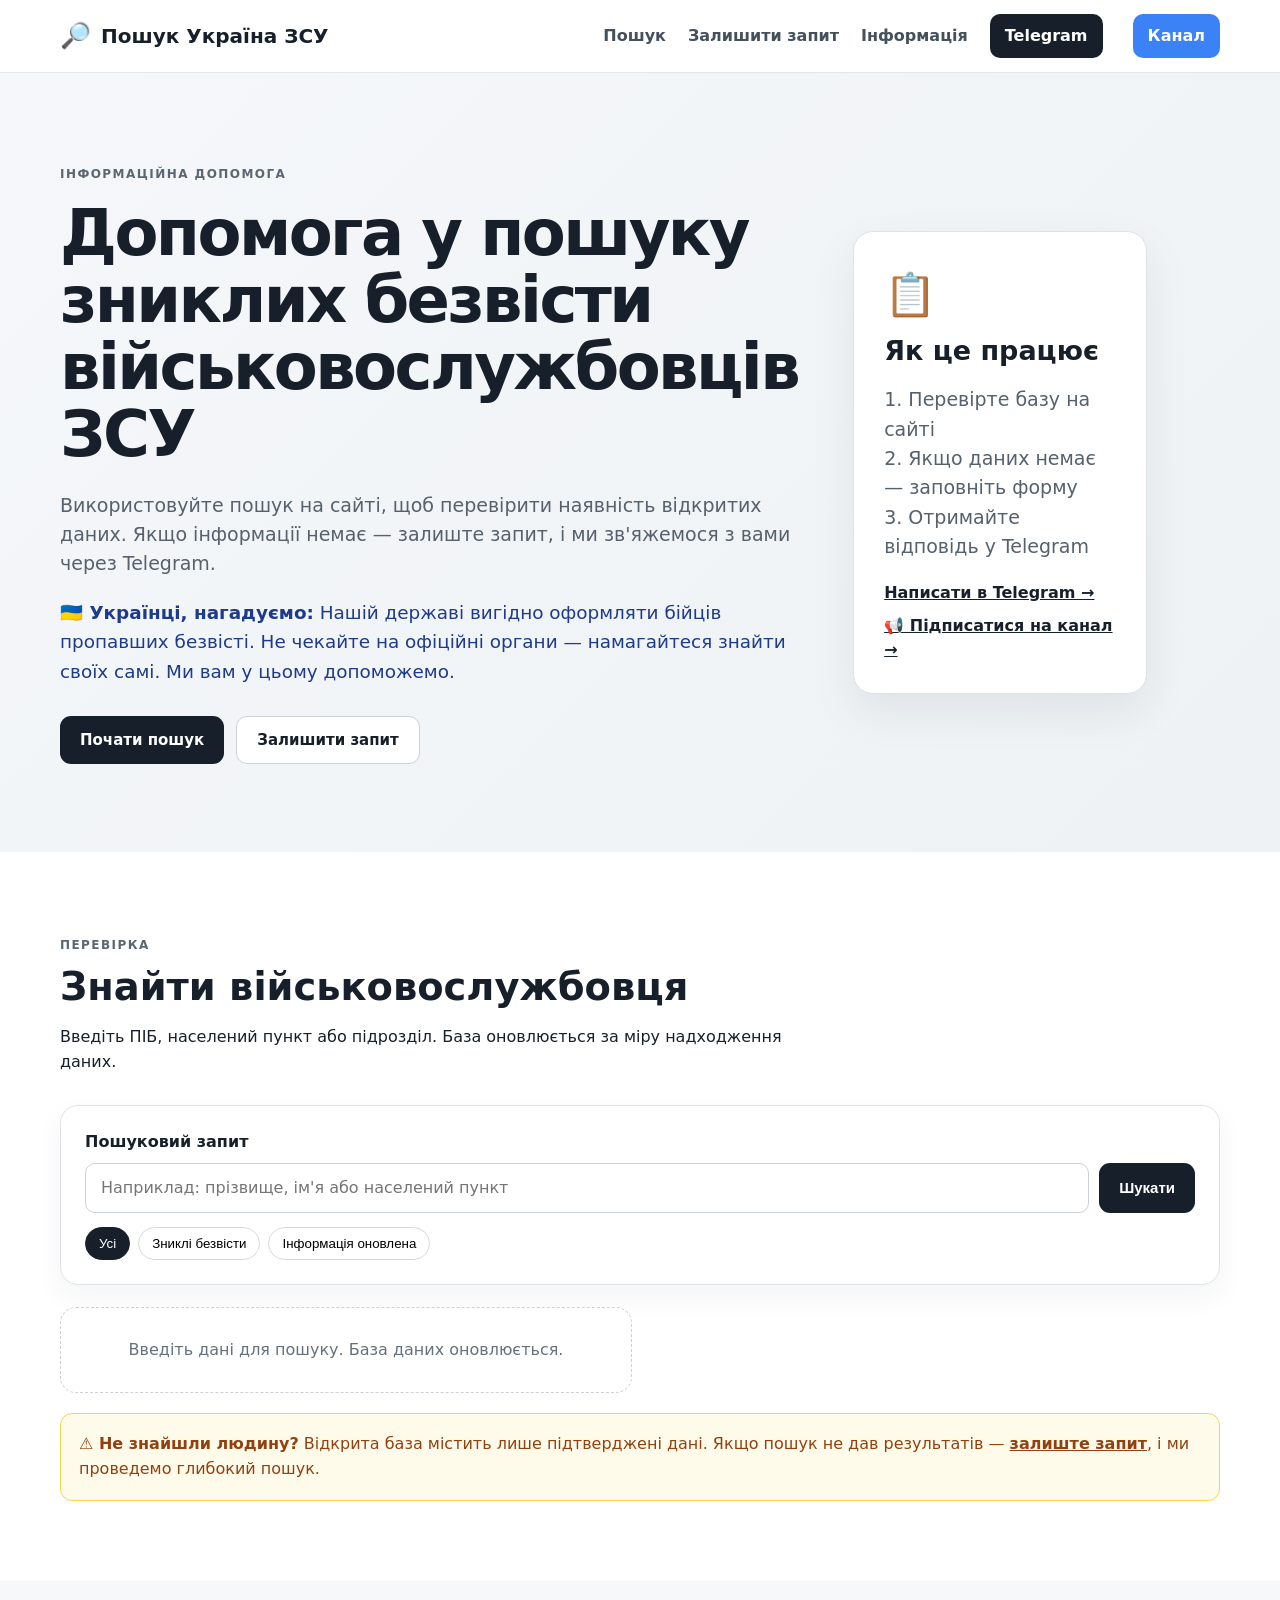
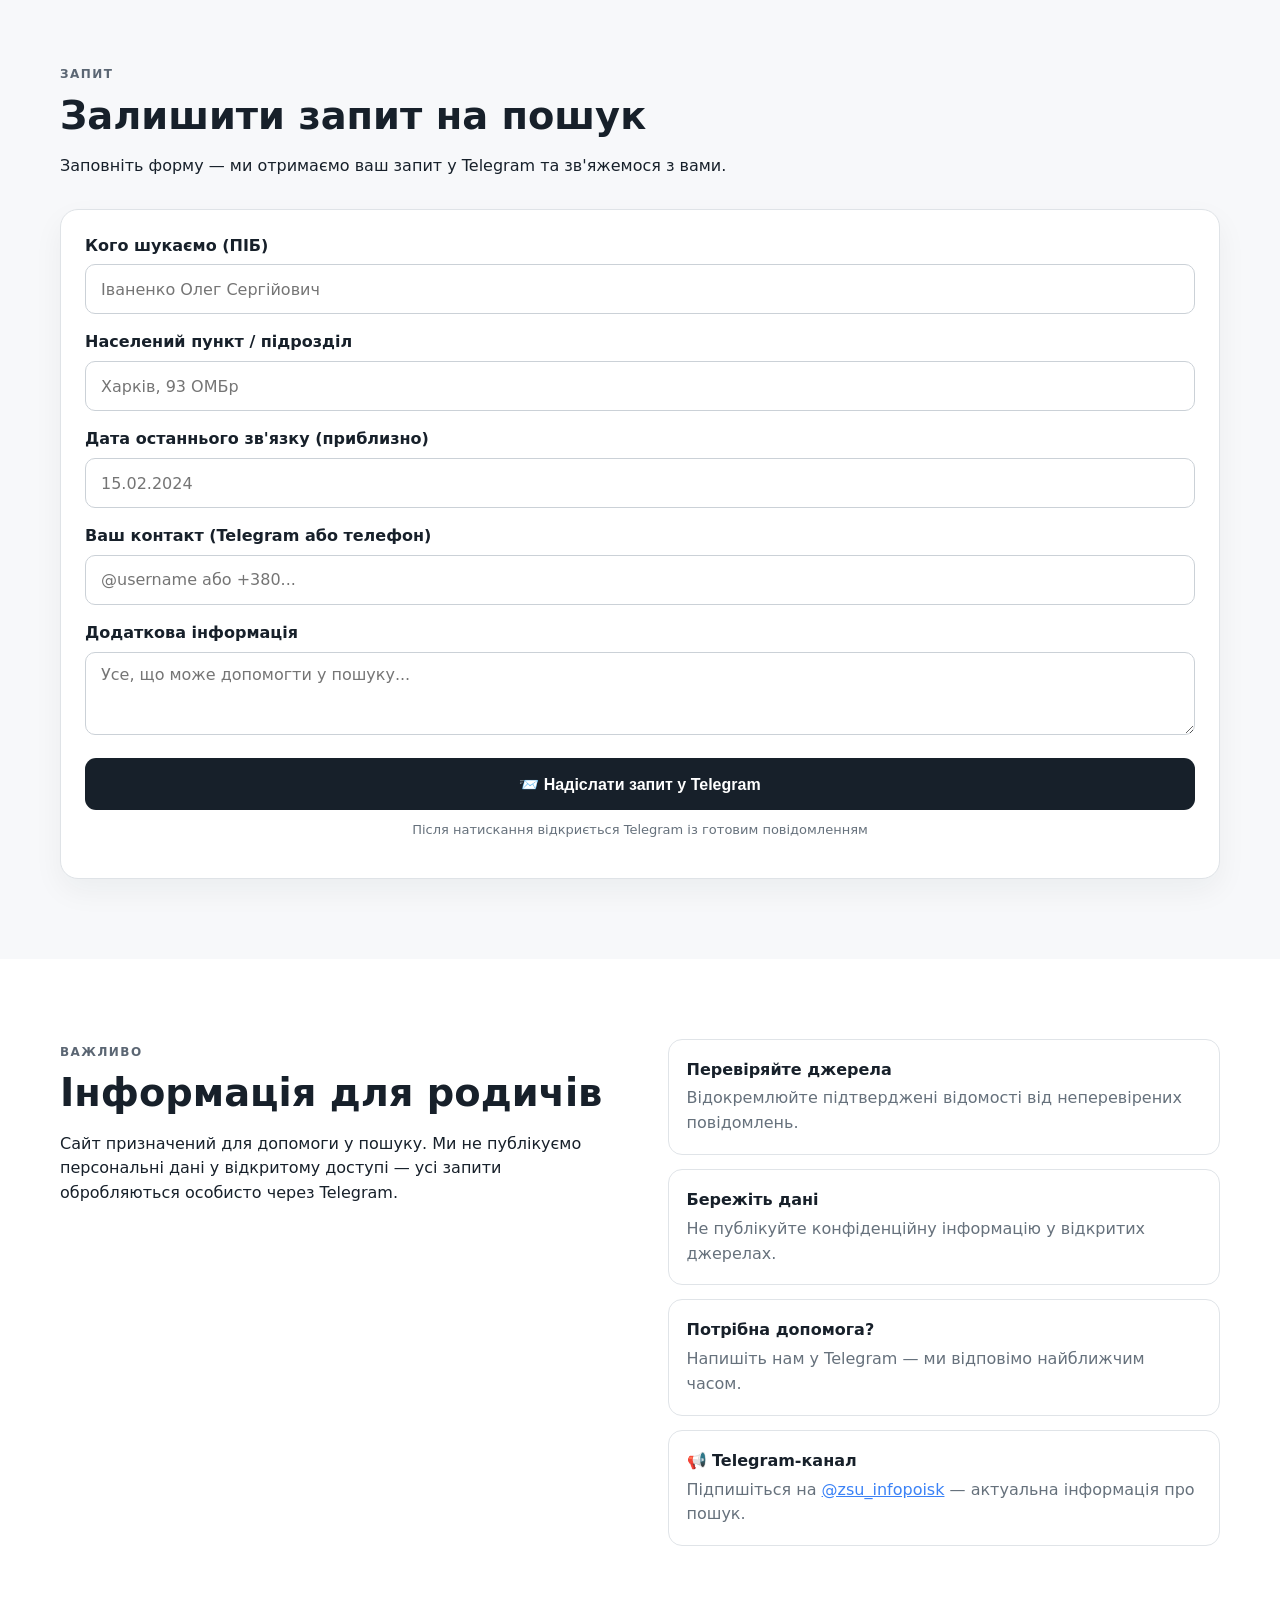
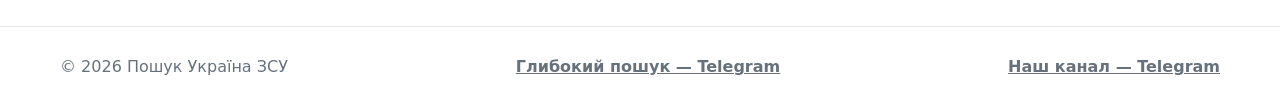
<file: index.html>
<!doctype html>
<html lang="uk">
<head>
  <meta charset="utf-8">
  <meta name="viewport" content="width=device-width, initial-scale=1">
  <title>Пошук зниклих безвісти ЗСУ | Перевірка бази даних</title>
  <meta name="description" content="Безкоштовна допомога у пошуку зниклих безвісти військовослужбовців ЗСУ. Перевірте базу даних або залиште запит — відповімо у Telegram.">
  <meta name="keywords" content="пошук зниклих безвісти, зниклі військові, пошук бійців ЗСУ, знайти військового, допомога родичам, зниклі безвісти ЗСУ, пошук військових">
  <meta property="og:title" content="Пошук зниклих безвісти ЗСУ | Перевірка бази даних">
  <meta property="og:description" content="Безкоштовна допомога у пошуку. Перевірка бази даних + запит у Telegram.">
  <meta property="og:type" content="website">
  <meta property="og:url" content="https://sergejvlasenko249-cpu.github.io/Poisk-Ukraina-vsu/">
  <link rel="stylesheet" href="style.css">
  <style>
    @media(max-width:800px){ nav a.nav-channel{display:inline-flex!important} }
    .nav-channel{padding:10px 15px;border-radius:10px;background:#3b82f6;color:#fff;text-decoration:none;font-weight:600;margin-left:8px}
  </style>
</head>
<body>
<header class="site-header">
  <div class="container header-inner">
    <a class="brand" href="#" aria-label="Пошук Україна ЗСУ">
      <span class="brand-mark">🔎</span>
      <span>Пошук Україна ЗСУ</span>
    </a>
    <nav>
      <a href="#search">Пошук</a>
      <a href="#request">Залишити запит</a>
      <a href="#info">Інформація</a>
      <a class="nav-telegram" href="https://t.me/Lutuiruslan" target="_blank" rel="noopener">Telegram</a>
      <a class="nav-channel" href="https://t.me/zsu_infopoisk" target="_blank" rel="noopener">Канал</a>
    </nav>
  </div>
</header>

<main>
  <section class="hero">
    <div class="container hero-grid">
      <div>
        <span class="eyebrow">Інформаційна допомога</span>
        <h1>Допомога у пошуку зниклих безвісти військовослужбовців ЗСУ</h1>
        <p>Використовуйте пошук на сайті, щоб перевірити наявність відкритих даних. Якщо інформації немає — залиште запит, і ми зв'яжемося з вами через Telegram.</p>
        <p style="margin-top:16px; font-size:1.15em; line-height:1.6; color:#1e3a8a;"><strong>🇺🇦 Українці, нагадуємо:</strong> Нашій державі вигідно оформляти бійців пропавших безвісті. Не чекайте на офіційні органи — намагайтеся знайти своїх самі. Ми вам у цьому допоможемо.</p>
        <div class="hero-actions">
          <a class="button primary" href="#search">Почати пошук</a>
          <a class="button secondary" href="#request">Залишити запит</a>
        </div>
      </div>
      <div class="hero-card">
        <div class="hero-card-icon">📋</div>
        <h2>Як це працює</h2>
        <p>1. Перевірте базу на сайті<br>2. Якщо даних немає — заповніть форму<br>3. Отримайте відповідь у Telegram</p>
        <a href="https://t.me/Lutuiruslan" target="_blank" rel="noopener">Написати в Telegram →</a>
        <a href="https://t.me/zsu_infopoisk" target="_blank" rel="noopener" style="margin-top:8px; display:block;">📢 Підписатися на канал →</a>
      </div>
    </div>
  </section>

  <section id="search" class="section">
    <div class="container">
      <div class="section-heading">
        <span class="eyebrow">Перевірка</span>
        <h2>Знайти військовослужбовця</h2>
        <p>Введіть ПІБ, населений пункт або підрозділ. База оновлюється за міру надходження даних.</p>
      </div>

      <div class="search-box">
        <label for="searchInput">Пошуковий запит</label>
        <div class="search-row">
          <input id="searchInput" type="search" placeholder="Наприклад: прізвище, ім'я або населений пункт" autocomplete="off">
          <button id="searchButton" class="button primary" type="button">Шукати</button>
        </div>
        <div class="filters">
          <button class="filter active" data-filter="all">Усі</button>
          <button class="filter" data-filter="missing">Зниклі безвісти</button>
          <button class="filter" data-filter="found">Інформація оновлена</button>
        </div>
      </div>

      <div id="results" class="results" aria-live="polite"></div>

      <div class="notice-box" style="margin-top:20px; padding:18px; background:#fffbeb; border:1px solid #fcd34d; border-radius:12px; color:#92400e;">
        <strong>⚠️ Не знайшли людину?</strong> Відкрита база містить лише підтверджені дані. Якщо пошук не дав результатів — <a href="#request" style="color:#92400e; text-tecoration:underline; font-weight:700;">залиште запит</a>, і ми проведемо глибокий пошук.
      </div>
    </div>
  </section>

  <section id="request" class="section section-muted">
    <div class="container">
      <div class="section-heading">
        <span class="eyebrow">Запит</span>
        <h2>Залишити запит на пошук</h2>
        <p>Заповніть форму — ми отримаємо ваш запит у Telegram та зв'яжемося з вами.</p>
      </div>

      <form class="search-box" id="requestForm" onsubmit="return sendToTelegram(event)">
        <div class="form-group">
          <label for="reqName">Кого шукаємо (ПІБ)</label>
          <input id="reqName" type="text" placeholder="Іваненко Олег Сергійович" required>
        </div>
        <div class="form-group">
          <label for="reqCity">Населений пункт / підрозділ</label>
          <input id="reqCity" type="text" placeholder="Харків, 93 ОМБр">
        </div>
        <div class="form-group">
          <label for="reqDate">Дата останнього зв'язку (приблизно)</label>
          <input id="reqDate" type="text" placeholder="15.02.2024">
        </div>
        <div class="form-group">
          <label for="reqContact">Ваш контакт (Telegram або телефон)</label>
          <input id="reqContact" type="text" placeholder="@username або +380..." required>
        </div>
        <div class="form-group">
          <label for="reqInfo">Додаткова інформація</label>
          <textarea id="reqInfo" rows="3" placeholder="Усе, що може допомогти у пошуку..."></textarea>
        </div>
        <button type="submit" class="button primary" style="width:100%; min-height:52px; font-size:16px;">📨 Надіслати запит у Telegram</button>
        <p style="text-align:center; color:#66717c; font-size:13px; margin-top:10px;">Після натискання відкриється Telegram із готовим повідомленням</p>
      </form>
    </div>
  </section>

  <section id="info" class="section">
    <div class="container info-grid">
      <div>
        <span class="eyebrow">Важливо</span>
        <h2>Інформація для родичів</h2>
        <p>Сайт призначений для допомоги у пошуку. Ми не публікуємо персональні дані у відкритому доступі — усі запити обробляються особисто через Telegram.</p>
      </div>
      <div class="info-list">
        <div><strong>Перевіряйте джерела</strong><span>Відокремлюйте підтверджені відомості від неперевірених повідомлень.</span></div>
        <div><strong>Бережіть дані</strong><span>Не публікуйте конфіденційну інформацію у відкритих джерелах.</span></div>
        <div><strong>Потрібна допомога?</strong><span>Напишіть нам у Telegram — ми відповімо найближчим часом.</span></div>
        <div><strong>📢 Telegram-канал</strong><span>Підпишіться на <a href="https://t.me/zsu_infopoisk" target="_blank" rel="noopener" style="color:#3b82f6; text-decoration:underline;">@zsu_infopoisk</a> — актуальна інформація про пошук.</span></div>
      </div>
    </div>
  </section>
</main>

<footer>
  <div class="container footer-inner">
    <span>© <span id="year"></span> Пошук Україна ЗСУ</span>
    <a href="https://t.me/Lutuiruslan" target="_blank" rel="noopener">Глибокий пошук — Telegram</a>
    <a href="https://t.me/zsu_infopoisk" target="_blank" rel="noopener">Наш канал — Telegram</a>
  </div>
</footer>

<script src="script.js"></script>
</body>
</html>
</file>
<file: style.css>
*{box-sizing:border-box}
html{scroll-behavior:smooth}
body{margin:0;font-family:system-ui,-apple-system,BlinkMacSystemFont,"Segoe UI",sans-serif;color:#17202a;background:#fff;line-height:1.55}
a{color:inherit}
.container{width:min(1160px,calc(100% - 36px));margin:auto}
.site-header{position:sticky;top:0;z-index:10;background:rgba(255,255,255,.95);border-bottom:1px solid #e5e7eb;backdrop-filter:blur(10px)}
.header-inner{min-height:72px;display:flex;align-items:center;justify-content:space-between;gap:24px}
.brand{display:flex;align-items:center;gap:10px;text-decoration:none;font-weight:800;font-size:20px}
.brand-mark{font-size:25px}
nav{display:flex;align-items:center;gap:22px}
nav a{text-decoration:none;font-weight:600;color:#44505c}
.nav-telegram{padding:10px 15px;border-radius:10px;background:#17202a;color:#fff}
.hero{background:linear-gradient(135deg,#f5f7fa,#eef2f5);padding:88px 0}
.hero-grid{display:grid;grid-template-columns:1.5fr .8fr;gap:55px;align-items:center}
.eyebrow{text-transform:uppercase;letter-spacing:.12em;font-size:12px;font-weight:800;color:#5b6673}
h1{font-size:clamp(38px,5vw,64px);line-height:1.05;margin:14px 0 22px;letter-spacing:-.04em}
h2{font-size:clamp(28px,3vw,40px);line-height:1.15;margin:8px 0 15px}
.hero p{font-size:19px;max-width:760px;color:#56616d}
.hero-actions{display:flex;flex-wrap:wrap;gap:12px;margin-top:30px}
.button{display:inline-flex;align-items:center;justify-content:center;min-height:48px;padding:0 20px;border:0;border-radius:11px;font-weight:800;text-decoration:none;cursor:pointer;font-size:15px}
.primary{background:#17202a;color:#fff}
.secondary{background:#fff;border:1px solid #ccd2d8}
.hero-card{background:#fff;border:1px solid #dfe3e7;border-radius:20px;padding:30px;box-shadow:0 18px 45px rgba(25,35,45,.08)}
.hero-card-icon{font-size:42px}
.hero-card h2{font-size:27px}
.hero-card a{font-weight:800}
.section{padding:80px 0}
.section-muted{background:#f7f8fa}
.section-heading{max-width:760px;margin-bottom:30px}
.search-box{background:#fff;border:1px solid #dfe3e7;border-radius:18px;padding:24px;box-shadow:0 12px 30px rgba(25,35,45,.05)}
.search-box label{display:block;font-weight:800;margin-bottom:8px}
.search-row{display:flex;gap:10px}
input,textarea{width:100%;border:1px solid #cbd1d7;border-radius:10px;padding:12px 15px;font-size:16px;outline:none;font-family:inherit}
input{height:50px}
textarea{resize:vertical;min-height:80px}
input:focus,textarea:focus{border-color:#59636e;box-shadow:0 0 0 3px rgba(89,99,110,.12)}
.filters{display:flex;flex-wrap:wrap;gap:8px;margin-top:14px}
.filter{border:1px solid #d5dae0;background:#fff;border-radius:999px;padding:8px 13px;cursor:pointer}
.filter.active{background:#17202a;color:#fff;border-color:#17202a}
.results{display:grid;grid-template-columns:repeat(2,1fr);gap:16px;margin-top:22px}
.result-card{border:1px solid #e0e4e8;border-radius:16px;padding:22px;background:#fff}
.result-top{display:flex;justify-content:space-between;gap:10px}
.result-card h3{margin:0;font-size:21px}
.status{font-size:12px;font-weight:800;padding:5px 9px;border-radius:999px;background:#eef1f4}
.result-card dl{display:grid;grid-template-columns:160px 1fr;gap:7px;margin:18px 0 0}
.result-card dt{font-weight:700;color:#66717c}
.result-card dd{margin:0}
.empty{padding:30px;border:1px dashed #cbd1d7;border-radius:16px;text-align:center;color:#66717c;background:#fff}
.form-group{margin-bottom:16px}
.form-group label{display:block;font-weight:800;margin-bottom:6px}
.info-grid{display:grid;grid-template-columns:1fr 1fr;gap:55px}
.info-list{display:grid;gap:14px}
.info-list div{background:#fff;border:1px solid #e0e4e8;border-radius:14px;padding:18px}
.info-list strong,.info-list span{display:block}
.info-list span{color:#66717c;margin-top:4px}
.notice-box a{color:#92400e}
footer{border-top:1px solid #e5e7eb;padding:28px 0}
.footer-inner{display:flex;justify-content:space-between;gap:20px;color:#66717c}
.footer-inner a{font-weight:700}
@media(max-width:800px){.hero{padding:60px 0}.hero-grid,.info-grid,.results{grid-template-columns:1fr}.header-inner{min-height:64px}nav a:not(.nav-telegram){display:none}.search-row{flex-direction:column}.result-card dl{grid-template-columns:1fr}.footer-inner{flex-direction:column}.container{width:min(100% - 24px,1160px)}}
.spinner{width:40px;height:40px;border:4px solid #e5e7eb;border-top-color:#17202a;border-radius:50%;animation:spin 1s linear infinite;margin:0 auto 15px}
@keyframes spin{to{transform:rotate(360deg)}}
.search-loading{padding:50px 30px}
.search-loading p{color:#66717c;font-size:15px}
.search-notfound{padding:40px 30px}
.search-notfound strong{display:block;font-size:18px;margin-bottom:8px}
.search-notfound p{color:#66717c;margin:0 0 16px;line-height:1.6}
#searchButton:disabled{opacity:.6;cursor:not-allowed}
</file>
